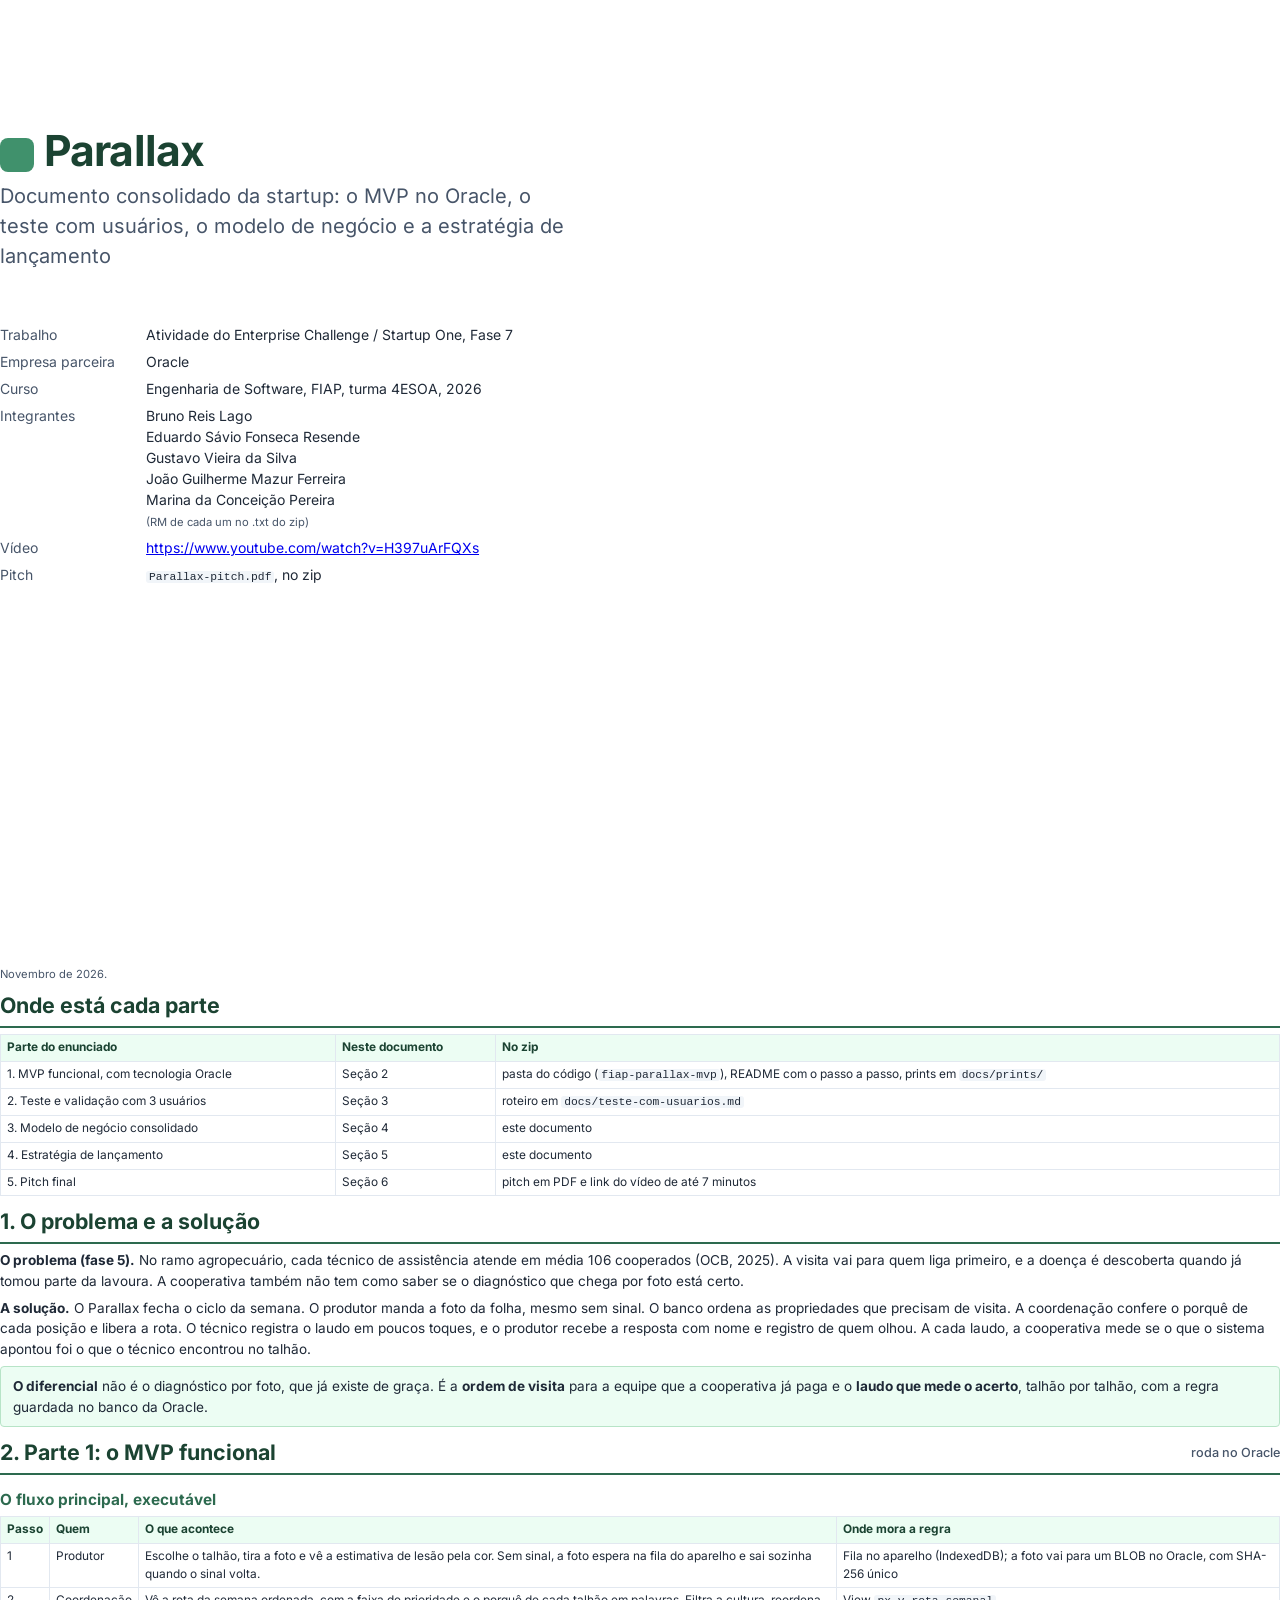
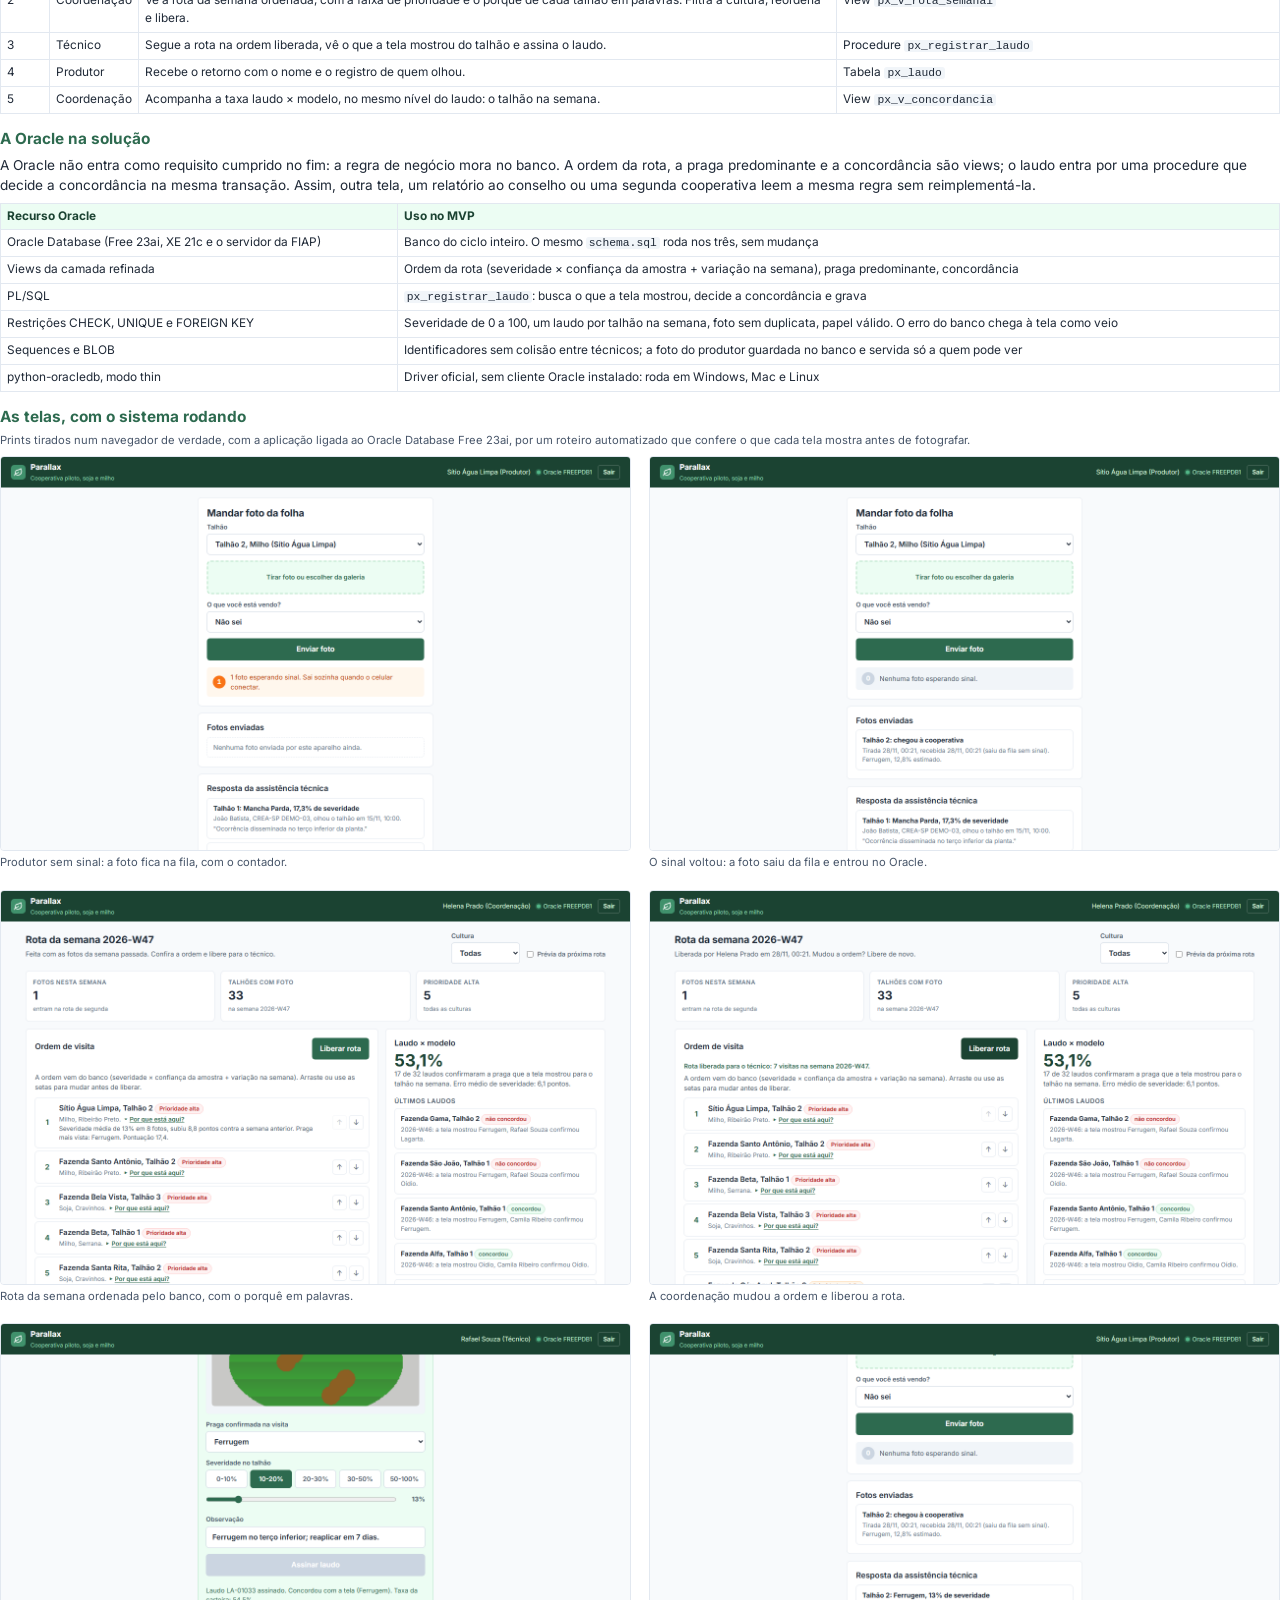
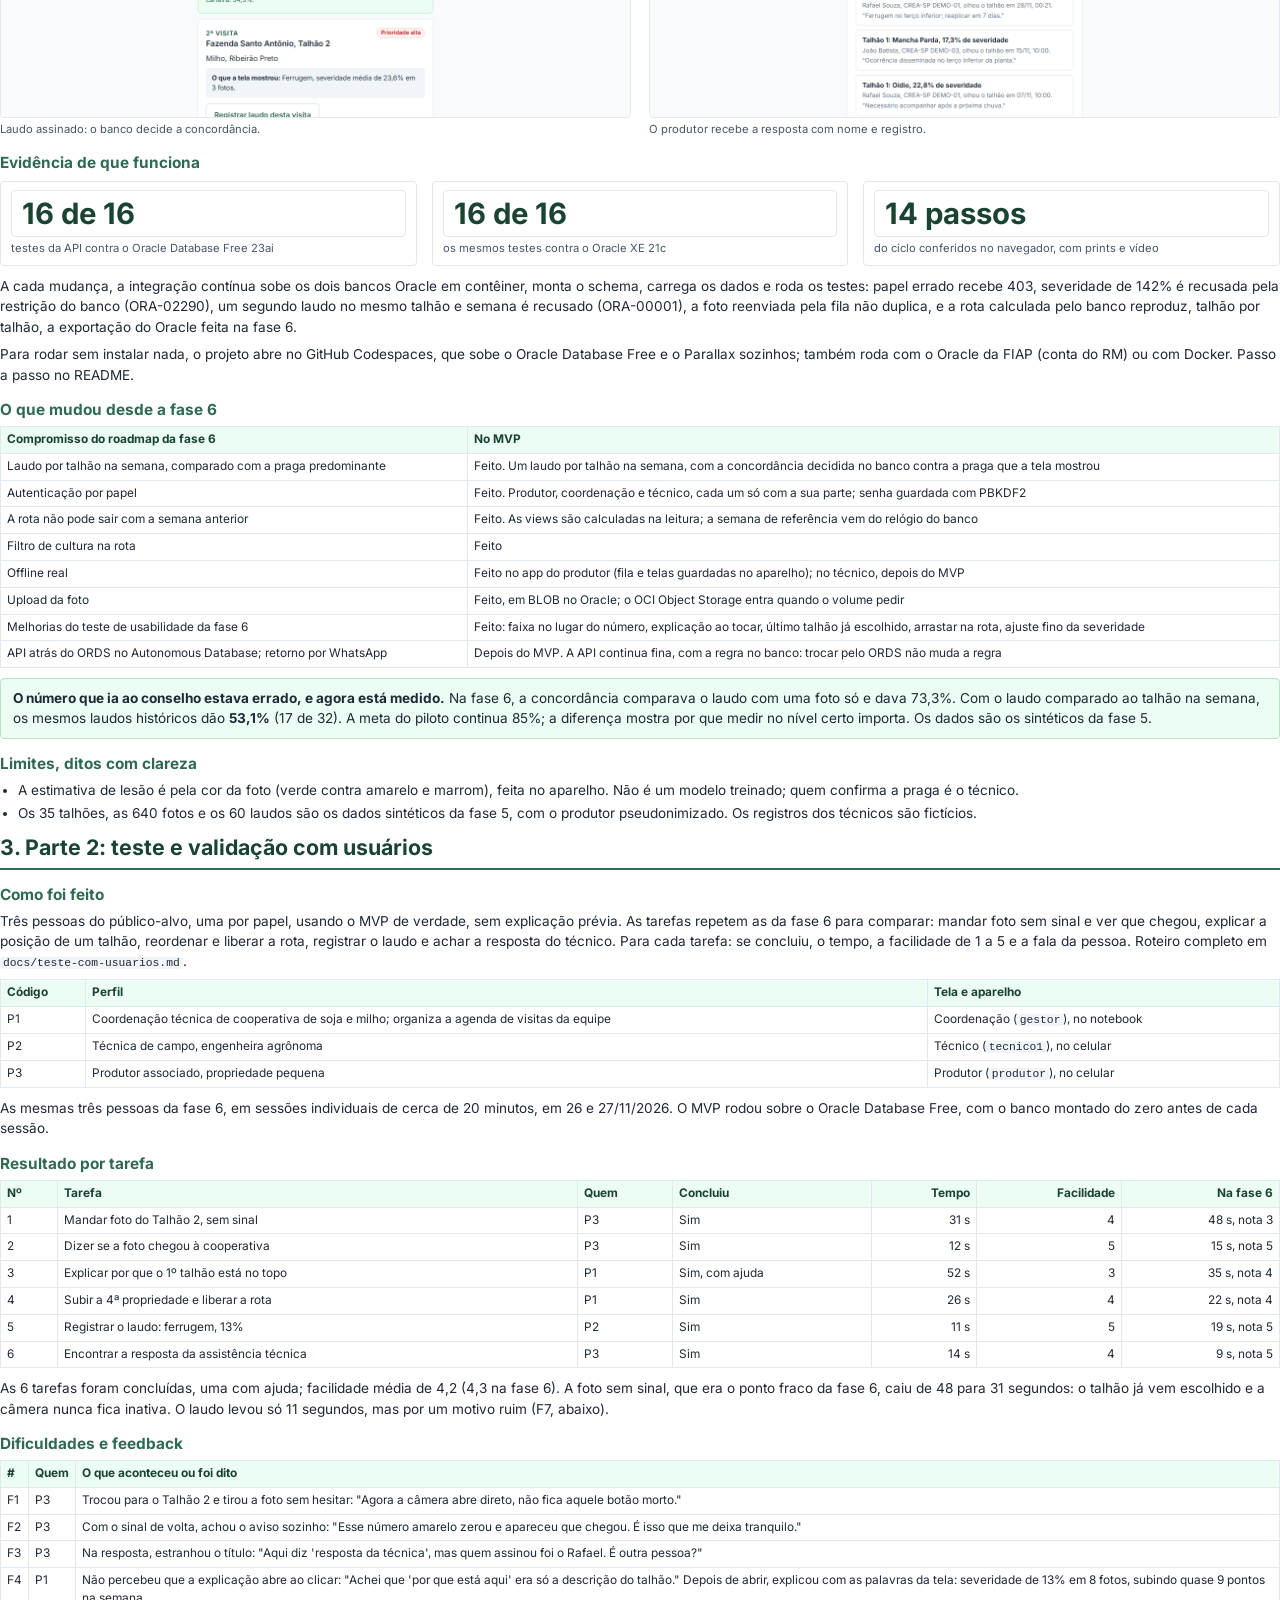
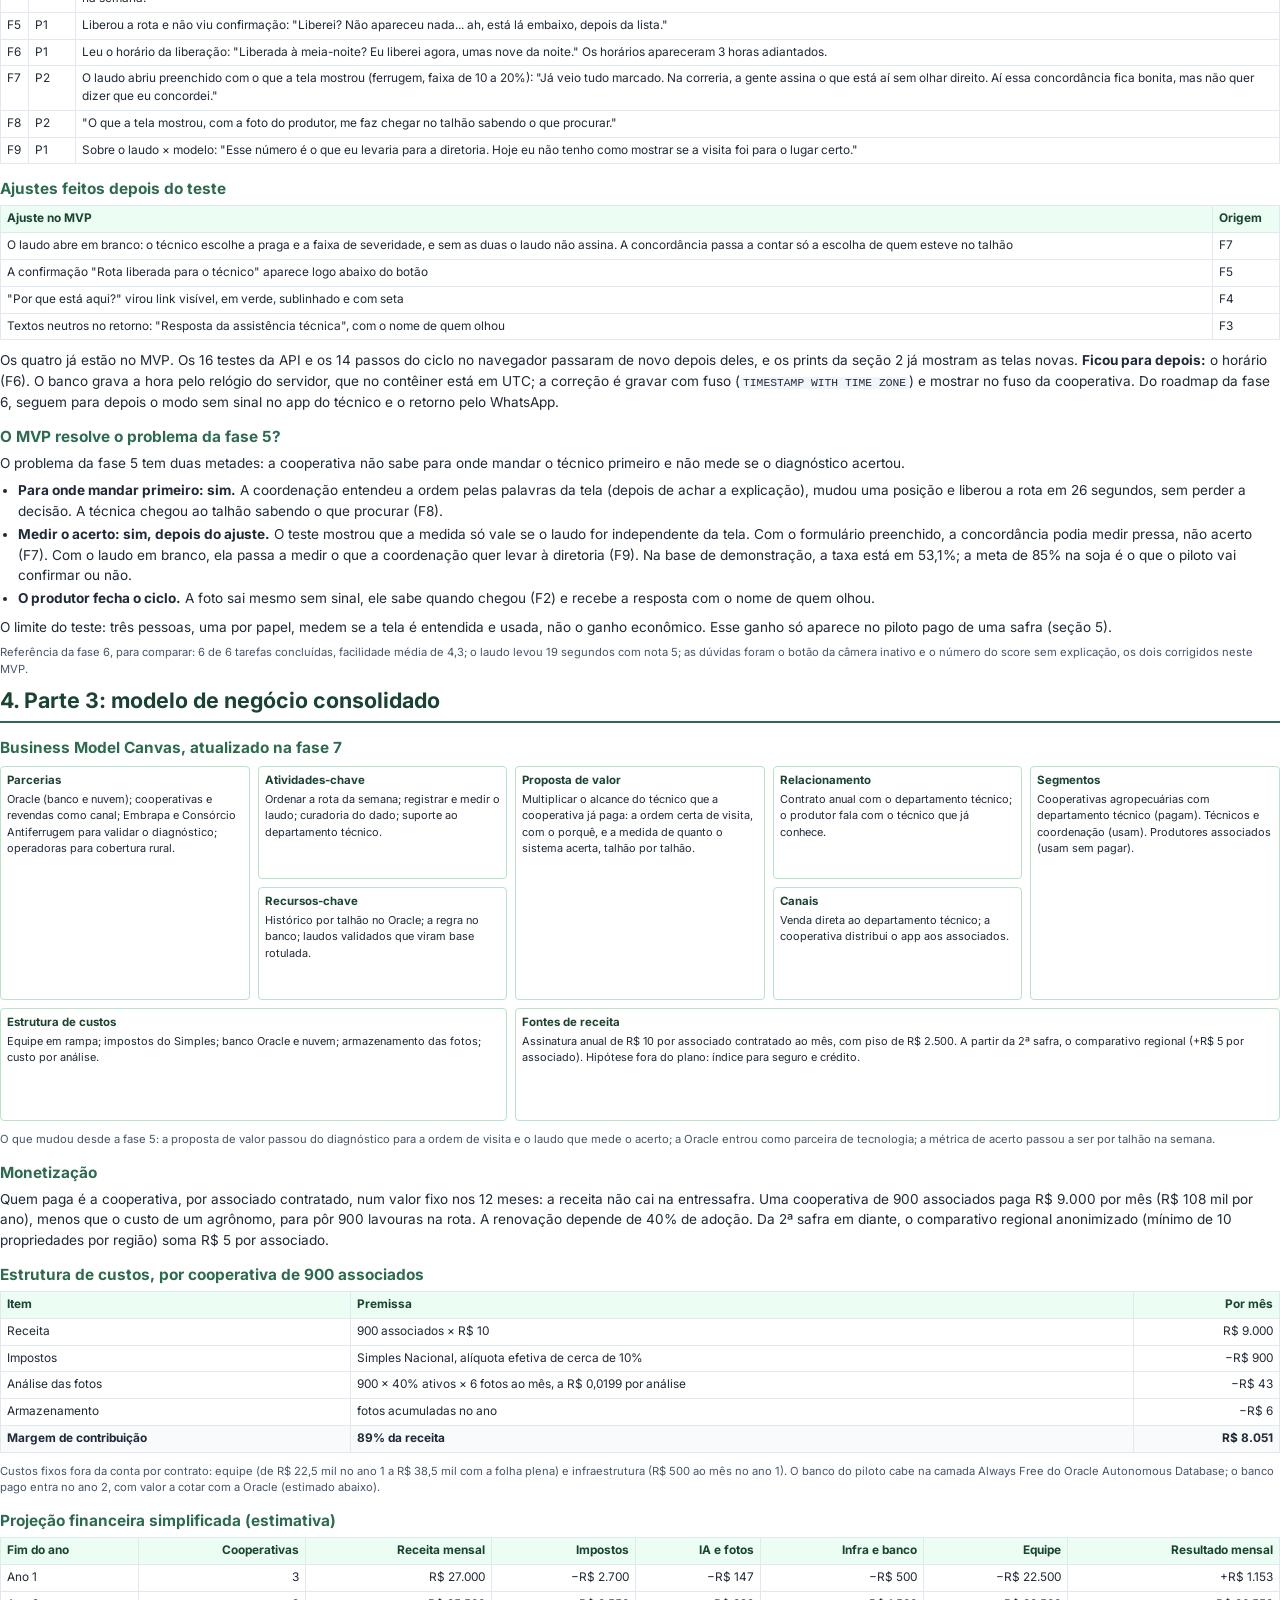
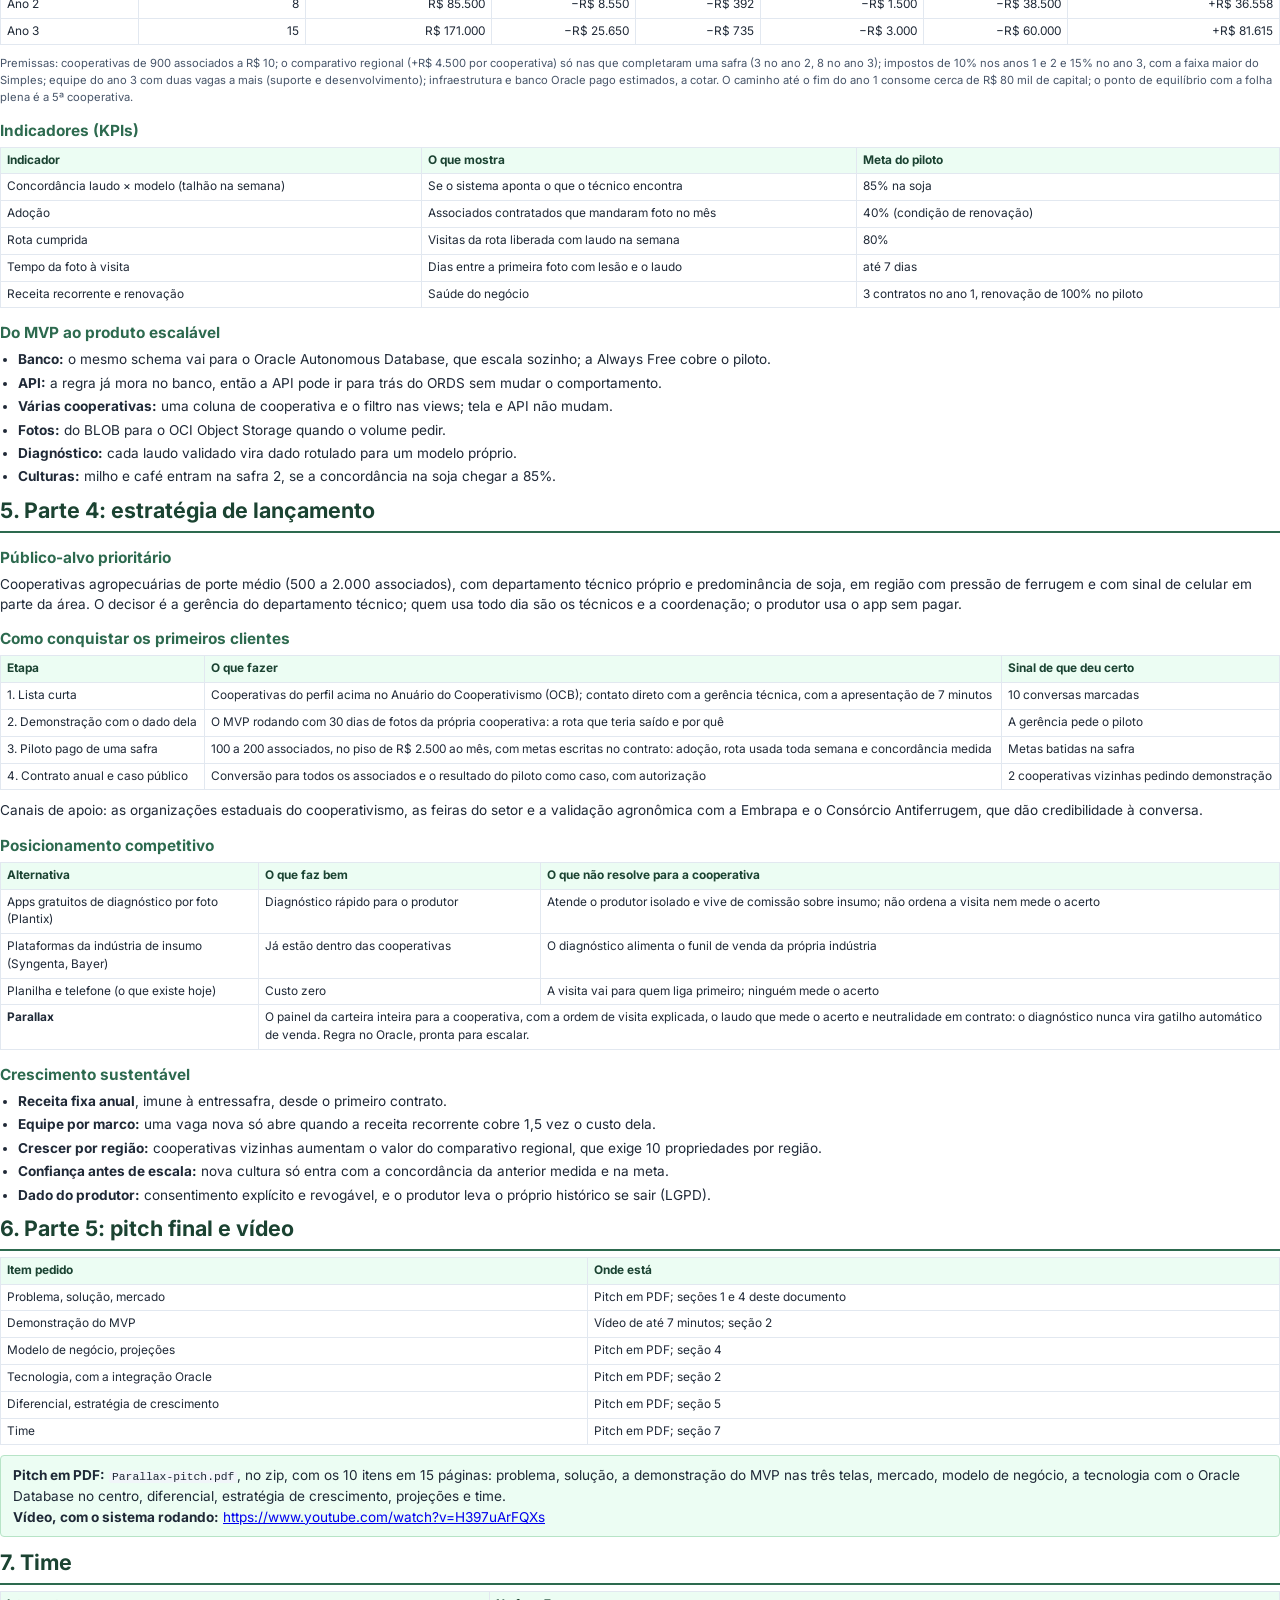
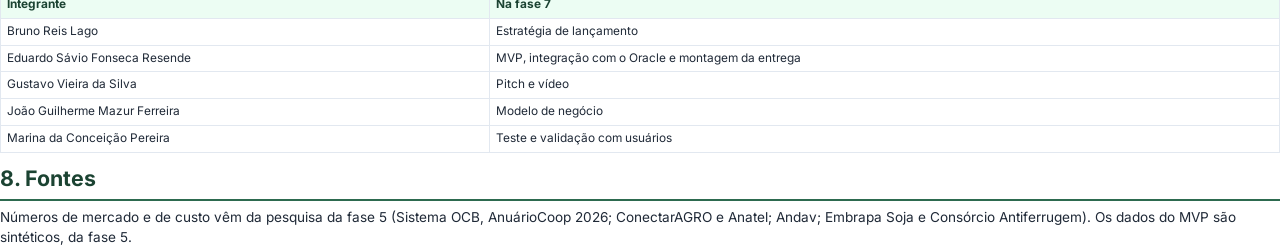
<file: docs/documento/documento.html>
<!doctype html>
<html lang="pt-BR">
<head>
<meta charset="utf-8">
<title>Parallax: documento consolidado da startup</title>
<link rel="stylesheet" href="../../web/fontes-inter/inter.css">
<style>
  @page { size: A4; margin: 16mm 15mm 16mm 15mm; }
  :root { --forest:#1B4332; --forest-2:#2D6A4F; --leaf:#40916C; --leaf-bg:#ECFDF3; --leaf-border:#B7E4C7;
          --tinta:#1F2937; --suave:#475569; --linha:#E2E8F0; --pendente:#fff4c2; --pendente-borda:#c9a400; }
  * { box-sizing: border-box; }
  html { -webkit-print-color-adjust: exact; print-color-adjust: exact; }
  body { margin: 0; background: #fff; color: var(--tinta); font: 10.2pt/1.5 'Inter', 'Helvetica Neue', Arial, sans-serif; }
  h1 { font-size: 32pt; line-height: 1.05; margin: 0 0 8px; color: var(--forest); letter-spacing: -.02em; }
  h2 { font-size: 16pt; margin: 0 0 6px; color: var(--forest); border-bottom: 2px solid var(--forest-2); padding-bottom: 4px; }
  h2 small { float: right; font-size: 9.5pt; font-weight: 500; color: var(--suave); padding-top: 6px; }
  h3 { font-size: 11.5pt; margin: 14px 0 4px; color: var(--forest-2); }
  p { margin: 0 0 7px; }
  ul, ol { margin: 0 0 8px; padding-left: 18px; }
  li { margin-bottom: 3px; }
  code { font-family: Menlo, Consolas, monospace; font-size: 8.5pt; background: #f1f5f9; padding: 0 3px; border-radius: 3px; }
  table { width: 100%; border-collapse: collapse; margin: 4px 0 10px; font-size: 8.9pt; }
  th, td { border: 1px solid var(--linha); padding: 4px 6px; text-align: left; vertical-align: top; }
  th { background: var(--leaf-bg); color: var(--forest); }
  td.n, th.n { text-align: right; white-space: nowrap; }
  tr.total td { font-weight: 700; background: #f8fafc; }
  .pagina { break-before: page; }
  .sem-quebra { break-inside: avoid; }
  figure { margin: 0; break-inside: avoid; }
  figure img { width: 100%; border: 1px solid var(--linha); border-radius: 4px; display: block; }
  figcaption { font-size: 8.4pt; color: var(--suave); margin-top: 3px; }
  .telas { display: grid; grid-template-columns: repeat(2, 1fr); gap: 5mm 5mm; margin: 6px 0 10px; }
  .fonte { font-size: 8.4pt; color: var(--suave); }
  .caixa { background: var(--leaf-bg); border: 1px solid var(--leaf-border); border-radius: 4px; padding: 9px 12px; margin: 6px 0 10px; }
  .pendente { background: var(--pendente); border: 1.5px dashed var(--pendente-borda); border-radius: 4px; padding: 9px 12px; margin: 6px 0 10px; font-weight: 600; }
  .pendente-inline { background: var(--pendente); border: 1px dashed var(--pendente-borda); border-radius: 3px; padding: 0 5px; font-weight: 600; }
  .numero { font: 700 22pt/1 'Inter', sans-serif; color: var(--forest); }
  .tres { display: grid; grid-template-columns: repeat(3, 1fr); gap: 4mm; margin: 6px 0 10px; }
  .tres div { border: 1px solid var(--linha); border-radius: 4px; padding: 8px 10px; }
  .tres span { display: block; font-size: 8.4pt; color: var(--suave); margin-top: 3px; }
  .capa { height: 262mm; display: flex; flex-direction: column; justify-content: space-between; }
  .capa .topo { margin-top: 34mm; }
  .capa .sub { font-size: 15pt; color: var(--suave); margin-bottom: 14mm; max-width: 150mm; }
  .capa dl { display: grid; grid-template-columns: 36mm 1fr; gap: 6px 10px; margin: 0; font-size: 10.5pt; }
  .capa dt { color: var(--suave); }
  .capa dd { margin: 0; }
  .marca { display: flex; align-items: center; gap: 10px; }
  .marca i { width: 34px; height: 34px; border-radius: 8px; background: var(--leaf); display: inline-block; }
  .canvas { display: grid; grid-template-columns: repeat(5, 1fr); grid-auto-rows: minmax(30mm, auto); gap: 2mm; font-size: 8.2pt; margin: 6px 0 10px; }
  .canvas div { border: 1px solid var(--leaf-border); border-radius: 4px; padding: 5px 6px; }
  .canvas b { display: block; color: var(--forest); font-size: 8.6pt; margin-bottom: 2px; }
  .canvas .alto { grid-row: span 2; }
  .canvas .largo { grid-column: span 5; }
  .canvas .meio { grid-column: span 2; }
  .canvas .meio3 { grid-column: span 3; }
</style>
</head>
<body>

<!-- CAPA -->
<section class="capa">
  <div class="topo">
    <div class="marca"><i></i><h1>Parallax</h1></div>
    <div class="sub">Documento consolidado da startup: o MVP no Oracle, o teste com usuários, o modelo de negócio e a estratégia de lançamento</div>
    <dl>
      <dt>Trabalho</dt><dd>Atividade do Enterprise Challenge / Startup One, Fase 7</dd>
      <dt>Empresa parceira</dt><dd>Oracle</dd>
      <dt>Curso</dt><dd>Engenharia de Software, FIAP, turma 4ESOA, 2026</dd>
      <dt>Integrantes</dt><dd>Bruno Reis Lago<br>Eduardo Sávio Fonseca Resende<br>Gustavo Vieira da Silva<br>João Guilherme Mazur Ferreira<br>Marina da Conceição Pereira<br><span class="fonte">(RM de cada um no .txt do zip)</span></dd>
      <dt>Vídeo</dt><dd><a href="https://www.youtube.com/watch?v=H397uArFQXs">https://www.youtube.com/watch?v=H397uArFQXs</a></dd>
      <dt>Pitch</dt><dd><code>Parallax-pitch.pdf</code>, no zip</dd>
    </dl>
  </div>
  <p class="fonte">Novembro de 2026.</p>
</section>

<!-- MAPA -->
<section class="pagina">
  <h2>Onde está cada parte</h2>
  <table>
    <tr><th>Parte do enunciado</th><th>Neste documento</th><th>No zip</th></tr>
    <tr><td>1. MVP funcional, com tecnologia Oracle</td><td>Seção 2</td><td>pasta do código (<code>fiap-parallax-mvp</code>), README com o passo a passo, prints em <code>docs/prints/</code></td></tr>
    <tr><td>2. Teste e validação com 3 usuários</td><td>Seção 3</td><td>roteiro em <code>docs/teste-com-usuarios.md</code></td></tr>
    <tr><td>3. Modelo de negócio consolidado</td><td>Seção 4</td><td>este documento</td></tr>
    <tr><td>4. Estratégia de lançamento</td><td>Seção 5</td><td>este documento</td></tr>
    <tr><td>5. Pitch final</td><td>Seção 6</td><td>pitch em PDF e link do vídeo de até 7 minutos</td></tr>
  </table>

  <h2>1. O problema e a solução</h2>
  <p><b>O problema (fase 5).</b> No ramo agropecuário, cada técnico de assistência atende em média 106 cooperados (OCB, 2025). A visita vai para quem liga primeiro, e a doença é descoberta quando já tomou parte da lavoura. A cooperativa também não tem como saber se o diagnóstico que chega por foto está certo.</p>
  <p><b>A solução.</b> O Parallax fecha o ciclo da semana. O produtor manda a foto da folha, mesmo sem sinal. O banco ordena as propriedades que precisam de visita. A coordenação confere o porquê de cada posição e libera a rota. O técnico registra o laudo em poucos toques, e o produtor recebe a resposta com nome e registro de quem olhou. A cada laudo, a cooperativa mede se o que o sistema apontou foi o que o técnico encontrou no talhão.</p>
  <div class="caixa"><b>O diferencial</b> não é o diagnóstico por foto, que já existe de graça. É a <b>ordem de visita</b> para a equipe que a cooperativa já paga e o <b>laudo que mede o acerto</b>, talhão por talhão, com a regra guardada no banco da Oracle.</div>
</section>

<!-- PARTE 1 -->
<section class="pagina">
  <h2>2. Parte 1: o MVP funcional <small>roda no Oracle</small></h2>
  <h3>O fluxo principal, executável</h3>
  <table>
    <tr><th>Passo</th><th>Quem</th><th>O que acontece</th><th>Onde mora a regra</th></tr>
    <tr><td>1</td><td>Produtor</td><td>Escolhe o talhão, tira a foto e vê a estimativa de lesão pela cor. Sem sinal, a foto espera na fila do aparelho e sai sozinha quando o sinal volta.</td><td>Fila no aparelho (IndexedDB); a foto vai para um BLOB no Oracle, com SHA-256 único</td></tr>
    <tr><td>2</td><td>Coordenação</td><td>Vê a rota da semana ordenada, com a faixa de prioridade e o porquê de cada talhão em palavras. Filtra a cultura, reordena e libera.</td><td>View <code>px_v_rota_semanal</code></td></tr>
    <tr><td>3</td><td>Técnico</td><td>Segue a rota na ordem liberada, vê o que a tela mostrou do talhão e assina o laudo.</td><td>Procedure <code>px_registrar_laudo</code></td></tr>
    <tr><td>4</td><td>Produtor</td><td>Recebe o retorno com o nome e o registro de quem olhou.</td><td>Tabela <code>px_laudo</code></td></tr>
    <tr><td>5</td><td>Coordenação</td><td>Acompanha a taxa laudo × modelo, no mesmo nível do laudo: o talhão na semana.</td><td>View <code>px_v_concordancia</code></td></tr>
  </table>

  <h3>A Oracle na solução</h3>
  <p>A Oracle não entra como requisito cumprido no fim: a regra de negócio mora no banco. A ordem da rota, a praga predominante e a concordância são views; o laudo entra por uma procedure que decide a concordância na mesma transação. Assim, outra tela, um relatório ao conselho ou uma segunda cooperativa leem a mesma regra sem reimplementá-la.</p>
  <table>
    <tr><th>Recurso Oracle</th><th>Uso no MVP</th></tr>
    <tr><td>Oracle Database (Free 23ai, XE 21c e o servidor da FIAP)</td><td>Banco do ciclo inteiro. O mesmo <code>schema.sql</code> roda nos três, sem mudança</td></tr>
    <tr><td>Views da camada refinada</td><td>Ordem da rota (severidade × confiança da amostra + variação na semana), praga predominante, concordância</td></tr>
    <tr><td>PL/SQL</td><td><code>px_registrar_laudo</code>: busca o que a tela mostrou, decide a concordância e grava</td></tr>
    <tr><td>Restrições CHECK, UNIQUE e FOREIGN KEY</td><td>Severidade de 0 a 100, um laudo por talhão na semana, foto sem duplicata, papel válido. O erro do banco chega à tela como veio</td></tr>
    <tr><td>Sequences e BLOB</td><td>Identificadores sem colisão entre técnicos; a foto do produtor guardada no banco e servida só a quem pode ver</td></tr>
    <tr><td>python-oracledb, modo thin</td><td>Driver oficial, sem cliente Oracle instalado: roda em Windows, Mac e Linux</td></tr>
  </table>
</section>

<section class="pagina">
  <h3>As telas, com o sistema rodando</h3>
  <p class="fonte">Prints tirados num navegador de verdade, com a aplicação ligada ao Oracle Database Free 23ai, por um roteiro automatizado que confere o que cada tela mostra antes de fotografar.</p>
  <div class="telas">
    <figure><img src="../prints/03-produtor-sem-sinal.png" alt=""><figcaption>Produtor sem sinal: a foto fica na fila, com o contador.</figcaption></figure>
    <figure><img src="../prints/04-produtor-foto-chegou.png" alt=""><figcaption>O sinal voltou: a foto saiu da fila e entrou no Oracle.</figcaption></figure>
    <figure><img src="../prints/06-gestor-por-que.png" alt=""><figcaption>Rota da semana ordenada pelo banco, com o porquê em palavras.</figcaption></figure>
    <figure><img src="../prints/08-gestor-rota-liberada.png" alt=""><figcaption>A coordenação mudou a ordem e liberou a rota.</figcaption></figure>
    <figure><img src="../prints/11-tecnico-laudo.png" alt=""><figcaption>Laudo assinado: o banco decide a concordância.</figcaption></figure>
    <figure><img src="../prints/12-produtor-retorno.png" alt=""><figcaption>O produtor recebe a resposta com nome e registro.</figcaption></figure>
  </div>
</section>

<section class="pagina">
  <h3>Evidência de que funciona</h3>
  <div class="tres">
    <div><div class="numero">16 de 16</div><span>testes da API contra o Oracle Database Free 23ai</span></div>
    <div><div class="numero">16 de 16</div><span>os mesmos testes contra o Oracle XE 21c</span></div>
    <div><div class="numero">14 passos</div><span>do ciclo conferidos no navegador, com prints e vídeo</span></div>
  </div>
  <p>A cada mudança, a integração contínua sobe os dois bancos Oracle em contêiner, monta o schema, carrega os dados e roda os testes: papel errado recebe 403, severidade de 142% é recusada pela restrição do banco (ORA-02290), um segundo laudo no mesmo talhão e semana é recusado (ORA-00001), a foto reenviada pela fila não duplica, e a rota calculada pelo banco reproduz, talhão por talhão, a exportação do Oracle feita na fase 6.</p>
  <p>Para rodar sem instalar nada, o projeto abre no GitHub Codespaces, que sobe o Oracle Database Free e o Parallax sozinhos; também roda com o Oracle da FIAP (conta do RM) ou com Docker. Passo a passo no README.</p>

  <h3>O que mudou desde a fase 6</h3>
  <table>
    <tr><th>Compromisso do roadmap da fase 6</th><th>No MVP</th></tr>
    <tr><td>Laudo por talhão na semana, comparado com a praga predominante</td><td>Feito. Um laudo por talhão na semana, com a concordância decidida no banco contra a praga que a tela mostrou</td></tr>
    <tr><td>Autenticação por papel</td><td>Feito. Produtor, coordenação e técnico, cada um só com a sua parte; senha guardada com PBKDF2</td></tr>
    <tr><td>A rota não pode sair com a semana anterior</td><td>Feito. As views são calculadas na leitura; a semana de referência vem do relógio do banco</td></tr>
    <tr><td>Filtro de cultura na rota</td><td>Feito</td></tr>
    <tr><td>Offline real</td><td>Feito no app do produtor (fila e telas guardadas no aparelho); no técnico, depois do MVP</td></tr>
    <tr><td>Upload da foto</td><td>Feito, em BLOB no Oracle; o OCI Object Storage entra quando o volume pedir</td></tr>
    <tr><td>Melhorias do teste de usabilidade da fase 6</td><td>Feito: faixa no lugar do número, explicação ao tocar, último talhão já escolhido, arrastar na rota, ajuste fino da severidade</td></tr>
    <tr><td>API atrás do ORDS no Autonomous Database; retorno por WhatsApp</td><td>Depois do MVP. A API continua fina, com a regra no banco: trocar pelo ORDS não muda a regra</td></tr>
  </table>
  <div class="caixa"><b>O número que ia ao conselho estava errado, e agora está medido.</b> Na fase 6, a concordância comparava o laudo com uma foto só e dava 73,3%. Com o laudo comparado ao talhão na semana, os mesmos laudos históricos dão <b>53,1%</b> (17 de 32). A meta do piloto continua 85%; a diferença mostra por que medir no nível certo importa. Os dados são os sintéticos da fase 5.</div>

  <h3>Limites, ditos com clareza</h3>
  <ul>
    <li>A estimativa de lesão é pela cor da foto (verde contra amarelo e marrom), feita no aparelho. Não é um modelo treinado; quem confirma a praga é o técnico.</li>
    <li>Os 35 talhões, as 640 fotos e os 60 laudos são os dados sintéticos da fase 5, com o produtor pseudonimizado. Os registros dos técnicos são fictícios.</li>
  </ul>
</section>

<!-- PARTE 2 -->
<section class="pagina">
  <h2>3. Parte 2: teste e validação com usuários</h2>
  <h3>Como foi feito</h3>
  <p>Três pessoas do público-alvo, uma por papel, usando o MVP de verdade, sem explicação prévia. As tarefas repetem as da fase 6 para comparar: mandar foto sem sinal e ver que chegou, explicar a posição de um talhão, reordenar e liberar a rota, registrar o laudo e achar a resposta do técnico. Para cada tarefa: se concluiu, o tempo, a facilidade de 1 a 5 e a fala da pessoa. Roteiro completo em <code>docs/teste-com-usuarios.md</code>.</p>
  <table>
    <tr><th>Código</th><th>Perfil</th><th>Tela e aparelho</th></tr>
    <tr><td>P1</td><td>Coordenação técnica de cooperativa de soja e milho; organiza a agenda de visitas da equipe</td><td>Coordenação (<code>gestor</code>), no notebook</td></tr>
    <tr><td>P2</td><td>Técnica de campo, engenheira agrônoma</td><td>Técnico (<code>tecnico1</code>), no celular</td></tr>
    <tr><td>P3</td><td>Produtor associado, propriedade pequena</td><td>Produtor (<code>produtor</code>), no celular</td></tr>
  </table>
  <p>As mesmas três pessoas da fase 6, em sessões individuais de cerca de 20 minutos, em 26 e 27/11/2026. O MVP rodou sobre o Oracle Database Free, com o banco montado do zero antes de cada sessão.</p>

  <h3>Resultado por tarefa</h3>
  <table>
    <tr><th>Nº</th><th>Tarefa</th><th>Quem</th><th>Concluiu</th><th class="n">Tempo</th><th class="n">Facilidade</th><th class="n">Na fase 6</th></tr>
    <tr><td>1</td><td>Mandar foto do Talhão 2, sem sinal</td><td>P3</td><td>Sim</td><td class="n">31 s</td><td class="n">4</td><td class="n">48 s, nota 3</td></tr>
    <tr><td>2</td><td>Dizer se a foto chegou à cooperativa</td><td>P3</td><td>Sim</td><td class="n">12 s</td><td class="n">5</td><td class="n">15 s, nota 5</td></tr>
    <tr><td>3</td><td>Explicar por que o 1º talhão está no topo</td><td>P1</td><td>Sim, com ajuda</td><td class="n">52 s</td><td class="n">3</td><td class="n">35 s, nota 4</td></tr>
    <tr><td>4</td><td>Subir a 4ª propriedade e liberar a rota</td><td>P1</td><td>Sim</td><td class="n">26 s</td><td class="n">4</td><td class="n">22 s, nota 4</td></tr>
    <tr><td>5</td><td>Registrar o laudo: ferrugem, 13%</td><td>P2</td><td>Sim</td><td class="n">11 s</td><td class="n">5</td><td class="n">19 s, nota 5</td></tr>
    <tr><td>6</td><td>Encontrar a resposta da assistência técnica</td><td>P3</td><td>Sim</td><td class="n">14 s</td><td class="n">4</td><td class="n">9 s, nota 5</td></tr>
  </table>
  <p>As 6 tarefas foram concluídas, uma com ajuda; facilidade média de 4,2 (4,3 na fase 6). A foto sem sinal, que era o ponto fraco da fase 6, caiu de 48 para 31 segundos: o talhão já vem escolhido e a câmera nunca fica inativa. O laudo levou só 11 segundos, mas por um motivo ruim (F7, abaixo).</p>

  <h3>Dificuldades e feedback</h3>
  <table>
    <tr><th>#</th><th>Quem</th><th>O que aconteceu ou foi dito</th></tr>
    <tr><td>F1</td><td>P3</td><td>Trocou para o Talhão 2 e tirou a foto sem hesitar: "Agora a câmera abre direto, não fica aquele botão morto."</td></tr>
    <tr><td>F2</td><td>P3</td><td>Com o sinal de volta, achou o aviso sozinho: "Esse número amarelo zerou e apareceu que chegou. É isso que me deixa tranquilo."</td></tr>
    <tr><td>F3</td><td>P3</td><td>Na resposta, estranhou o título: "Aqui diz 'resposta da técnica', mas quem assinou foi o Rafael. É outra pessoa?"</td></tr>
    <tr><td>F4</td><td>P1</td><td>Não percebeu que a explicação abre ao clicar: "Achei que 'por que está aqui' era só a descrição do talhão." Depois de abrir, explicou com as palavras da tela: severidade de 13% em 8 fotos, subindo quase 9 pontos na semana.</td></tr>
    <tr><td>F5</td><td>P1</td><td>Liberou a rota e não viu confirmação: "Liberei? Não apareceu nada... ah, está lá embaixo, depois da lista."</td></tr>
    <tr><td>F6</td><td>P1</td><td>Leu o horário da liberação: "Liberada à meia-noite? Eu liberei agora, umas nove da noite." Os horários apareceram 3 horas adiantados.</td></tr>
    <tr><td>F7</td><td>P2</td><td>O laudo abriu preenchido com o que a tela mostrou (ferrugem, faixa de 10 a 20%): "Já veio tudo marcado. Na correria, a gente assina o que está aí sem olhar direito. Aí essa concordância fica bonita, mas não quer dizer que eu concordei."</td></tr>
    <tr><td>F8</td><td>P2</td><td>"O que a tela mostrou, com a foto do produtor, me faz chegar no talhão sabendo o que procurar."</td></tr>
    <tr><td>F9</td><td>P1</td><td>Sobre o laudo × modelo: "Esse número é o que eu levaria para a diretoria. Hoje eu não tenho como mostrar se a visita foi para o lugar certo."</td></tr>
  </table>

  <h3>Ajustes feitos depois do teste</h3>
  <table>
    <tr><th>Ajuste no MVP</th><th>Origem</th></tr>
    <tr><td>O laudo abre em branco: o técnico escolhe a praga e a faixa de severidade, e sem as duas o laudo não assina. A concordância passa a contar só a escolha de quem esteve no talhão</td><td>F7</td></tr>
    <tr><td>A confirmação "Rota liberada para o técnico" aparece logo abaixo do botão</td><td>F5</td></tr>
    <tr><td>"Por que está aqui?" virou link visível, em verde, sublinhado e com seta</td><td>F4</td></tr>
    <tr><td>Textos neutros no retorno: "Resposta da assistência técnica", com o nome de quem olhou</td><td>F3</td></tr>
  </table>
  <p>Os quatro já estão no MVP. Os 16 testes da API e os 14 passos do ciclo no navegador passaram de novo depois deles, e os prints da seção 2 já mostram as telas novas. <b>Ficou para depois:</b> o horário (F6). O banco grava a hora pelo relógio do servidor, que no contêiner está em UTC; a correção é gravar com fuso (<code>TIMESTAMP WITH TIME ZONE</code>) e mostrar no fuso da cooperativa. Do roadmap da fase 6, seguem para depois o modo sem sinal no app do técnico e o retorno pelo WhatsApp.</p>

  <h3>O MVP resolve o problema da fase 5?</h3>
  <p>O problema da fase 5 tem duas metades: a cooperativa não sabe para onde mandar o técnico primeiro e não mede se o diagnóstico acertou.</p>
  <ul>
    <li><b>Para onde mandar primeiro: sim.</b> A coordenação entendeu a ordem pelas palavras da tela (depois de achar a explicação), mudou uma posição e liberou a rota em 26 segundos, sem perder a decisão. A técnica chegou ao talhão sabendo o que procurar (F8).</li>
    <li><b>Medir o acerto: sim, depois do ajuste.</b> O teste mostrou que a medida só vale se o laudo for independente da tela. Com o formulário preenchido, a concordância podia medir pressa, não acerto (F7). Com o laudo em branco, ela passa a medir o que a coordenação quer levar à diretoria (F9). Na base de demonstração, a taxa está em 53,1%; a meta de 85% na soja é o que o piloto vai confirmar ou não.</li>
    <li><b>O produtor fecha o ciclo.</b> A foto sai mesmo sem sinal, ele sabe quando chegou (F2) e recebe a resposta com o nome de quem olhou.</li>
  </ul>
  <p>O limite do teste: três pessoas, uma por papel, medem se a tela é entendida e usada, não o ganho econômico. Esse ganho só aparece no piloto pago de uma safra (seção 5).</p>
  <p class="fonte">Referência da fase 6, para comparar: 6 de 6 tarefas concluídas, facilidade média de 4,3; o laudo levou 19 segundos com nota 5; as dúvidas foram o botão da câmera inativo e o número do score sem explicação, os dois corrigidos neste MVP.</p>
</section>

<!-- PARTE 3 -->
<section class="pagina">
  <h2>4. Parte 3: modelo de negócio consolidado</h2>
  <h3>Business Model Canvas, atualizado na fase 7</h3>
  <div class="canvas">
    <div class="alto"><b>Parcerias</b>Oracle (banco e nuvem); cooperativas e revendas como canal; Embrapa e Consórcio Antiferrugem para validar o diagnóstico; operadoras para cobertura rural.</div>
    <div><b>Atividades-chave</b>Ordenar a rota da semana; registrar e medir o laudo; curadoria do dado; suporte ao departamento técnico.</div>
    <div class="alto"><b>Proposta de valor</b>Multiplicar o alcance do técnico que a cooperativa já paga: a ordem certa de visita, com o porquê, e a medida de quanto o sistema acerta, talhão por talhão.</div>
    <div><b>Relacionamento</b>Contrato anual com o departamento técnico; o produtor fala com o técnico que já conhece.</div>
    <div class="alto"><b>Segmentos</b>Cooperativas agropecuárias com departamento técnico (pagam). Técnicos e coordenação (usam). Produtores associados (usam sem pagar).</div>
    <div><b>Recursos-chave</b>Histórico por talhão no Oracle; a regra no banco; laudos validados que viram base rotulada.</div>
    <div><b>Canais</b>Venda direta ao departamento técnico; a cooperativa distribui o app aos associados.</div>
    <div class="meio"><b>Estrutura de custos</b>Equipe em rampa; impostos do Simples; banco Oracle e nuvem; armazenamento das fotos; custo por análise.</div>
    <div class="meio3"><b>Fontes de receita</b>Assinatura anual de R$ 10 por associado contratado ao mês, com piso de R$ 2.500. A partir da 2ª safra, o comparativo regional (+R$ 5 por associado). Hipótese fora do plano: índice para seguro e crédito.</div>
  </div>
  <p class="fonte">O que mudou desde a fase 5: a proposta de valor passou do diagnóstico para a ordem de visita e o laudo que mede o acerto; a Oracle entrou como parceira de tecnologia; a métrica de acerto passou a ser por talhão na semana.</p>

  <h3>Monetização</h3>
  <p>Quem paga é a cooperativa, por associado contratado, num valor fixo nos 12 meses: a receita não cai na entressafra. Uma cooperativa de 900 associados paga R$ 9.000 por mês (R$ 108 mil por ano), menos que o custo de um agrônomo, para pôr 900 lavouras na rota. A renovação depende de 40% de adoção. Da 2ª safra em diante, o comparativo regional anonimizado (mínimo de 10 propriedades por região) soma R$ 5 por associado.</p>

  <h3>Estrutura de custos, por cooperativa de 900 associados</h3>
  <table>
    <tr><th>Item</th><th>Premissa</th><th class="n">Por mês</th></tr>
    <tr><td>Receita</td><td>900 associados × R$ 10</td><td class="n">R$ 9.000</td></tr>
    <tr><td>Impostos</td><td>Simples Nacional, alíquota efetiva de cerca de 10%</td><td class="n">−R$ 900</td></tr>
    <tr><td>Análise das fotos</td><td>900 × 40% ativos × 6 fotos ao mês, a R$ 0,0199 por análise</td><td class="n">−R$ 43</td></tr>
    <tr><td>Armazenamento</td><td>fotos acumuladas no ano</td><td class="n">−R$ 6</td></tr>
    <tr class="total"><td>Margem de contribuição</td><td>89% da receita</td><td class="n">R$ 8.051</td></tr>
  </table>
  <p class="fonte">Custos fixos fora da conta por contrato: equipe (de R$ 22,5 mil no ano 1 a R$ 38,5 mil com a folha plena) e infraestrutura (R$ 500 ao mês no ano 1). O banco do piloto cabe na camada Always Free do Oracle Autonomous Database; o banco pago entra no ano 2, com valor a cotar com a Oracle (estimado abaixo).</p>
</section>

<section class="pagina">
  <h3>Projeção financeira simplificada (estimativa)</h3>
  <table>
    <tr><th>Fim do ano</th><th class="n">Cooperativas</th><th class="n">Receita mensal</th><th class="n">Impostos</th><th class="n">IA e fotos</th><th class="n">Infra e banco</th><th class="n">Equipe</th><th class="n">Resultado mensal</th></tr>
    <tr><td>Ano 1</td><td class="n">3</td><td class="n">R$ 27.000</td><td class="n">−R$ 2.700</td><td class="n">−R$ 147</td><td class="n">−R$ 500</td><td class="n">−R$ 22.500</td><td class="n">+R$ 1.153</td></tr>
    <tr><td>Ano 2</td><td class="n">8</td><td class="n">R$ 85.500</td><td class="n">−R$ 8.550</td><td class="n">−R$ 392</td><td class="n">−R$ 1.500</td><td class="n">−R$ 38.500</td><td class="n">+R$ 36.558</td></tr>
    <tr><td>Ano 3</td><td class="n">15</td><td class="n">R$ 171.000</td><td class="n">−R$ 25.650</td><td class="n">−R$ 735</td><td class="n">−R$ 3.000</td><td class="n">−R$ 60.000</td><td class="n">+R$ 81.615</td></tr>
  </table>
  <p class="fonte">Premissas: cooperativas de 900 associados a R$ 10; o comparativo regional (+R$ 4.500 por cooperativa) só nas que completaram uma safra (3 no ano 2, 8 no ano 3); impostos de 10% nos anos 1 e 2 e 15% no ano 3, com a faixa maior do Simples; equipe do ano 3 com duas vagas a mais (suporte e desenvolvimento); infraestrutura e banco Oracle pago estimados, a cotar. O caminho até o fim do ano 1 consome cerca de R$ 80 mil de capital; o ponto de equilíbrio com a folha plena é a 5ª cooperativa.</p>

  <h3>Indicadores (KPIs)</h3>
  <table>
    <tr><th>Indicador</th><th>O que mostra</th><th>Meta do piloto</th></tr>
    <tr><td>Concordância laudo × modelo (talhão na semana)</td><td>Se o sistema aponta o que o técnico encontra</td><td>85% na soja</td></tr>
    <tr><td>Adoção</td><td>Associados contratados que mandaram foto no mês</td><td>40% (condição de renovação)</td></tr>
    <tr><td>Rota cumprida</td><td>Visitas da rota liberada com laudo na semana</td><td>80%</td></tr>
    <tr><td>Tempo da foto à visita</td><td>Dias entre a primeira foto com lesão e o laudo</td><td>até 7 dias</td></tr>
    <tr><td>Receita recorrente e renovação</td><td>Saúde do negócio</td><td>3 contratos no ano 1, renovação de 100% no piloto</td></tr>
  </table>

  <h3>Do MVP ao produto escalável</h3>
  <ul>
    <li><b>Banco:</b> o mesmo schema vai para o Oracle Autonomous Database, que escala sozinho; a Always Free cobre o piloto.</li>
    <li><b>API:</b> a regra já mora no banco, então a API pode ir para trás do ORDS sem mudar o comportamento.</li>
    <li><b>Várias cooperativas:</b> uma coluna de cooperativa e o filtro nas views; tela e API não mudam.</li>
    <li><b>Fotos:</b> do BLOB para o OCI Object Storage quando o volume pedir.</li>
    <li><b>Diagnóstico:</b> cada laudo validado vira dado rotulado para um modelo próprio.</li>
    <li><b>Culturas:</b> milho e café entram na safra 2, se a concordância na soja chegar a 85%.</li>
  </ul>
</section>

<!-- PARTE 4 -->
<section class="pagina">
  <h2>5. Parte 4: estratégia de lançamento</h2>
  <h3>Público-alvo prioritário</h3>
  <p>Cooperativas agropecuárias de porte médio (500 a 2.000 associados), com departamento técnico próprio e predominância de soja, em região com pressão de ferrugem e com sinal de celular em parte da área. O decisor é a gerência do departamento técnico; quem usa todo dia são os técnicos e a coordenação; o produtor usa o app sem pagar.</p>

  <h3>Como conquistar os primeiros clientes</h3>
  <table>
    <tr><th>Etapa</th><th>O que fazer</th><th>Sinal de que deu certo</th></tr>
    <tr><td>1. Lista curta</td><td>Cooperativas do perfil acima no Anuário do Cooperativismo (OCB); contato direto com a gerência técnica, com a apresentação de 7 minutos</td><td>10 conversas marcadas</td></tr>
    <tr><td>2. Demonstração com o dado dela</td><td>O MVP rodando com 30 dias de fotos da própria cooperativa: a rota que teria saído e por quê</td><td>A gerência pede o piloto</td></tr>
    <tr><td>3. Piloto pago de uma safra</td><td>100 a 200 associados, no piso de R$ 2.500 ao mês, com metas escritas no contrato: adoção, rota usada toda semana e concordância medida</td><td>Metas batidas na safra</td></tr>
    <tr><td>4. Contrato anual e caso público</td><td>Conversão para todos os associados e o resultado do piloto como caso, com autorização</td><td>2 cooperativas vizinhas pedindo demonstração</td></tr>
  </table>
  <p>Canais de apoio: as organizações estaduais do cooperativismo, as feiras do setor e a validação agronômica com a Embrapa e o Consórcio Antiferrugem, que dão credibilidade à conversa.</p>

  <h3>Posicionamento competitivo</h3>
  <table>
    <tr><th>Alternativa</th><th>O que faz bem</th><th>O que não resolve para a cooperativa</th></tr>
    <tr><td>Apps gratuitos de diagnóstico por foto (Plantix)</td><td>Diagnóstico rápido para o produtor</td><td>Atende o produtor isolado e vive de comissão sobre insumo; não ordena a visita nem mede o acerto</td></tr>
    <tr><td>Plataformas da indústria de insumo (Syngenta, Bayer)</td><td>Já estão dentro das cooperativas</td><td>O diagnóstico alimenta o funil de venda da própria indústria</td></tr>
    <tr><td>Planilha e telefone (o que existe hoje)</td><td>Custo zero</td><td>A visita vai para quem liga primeiro; ninguém mede o acerto</td></tr>
    <tr><td><b>Parallax</b></td><td colspan="2">O painel da carteira inteira para a cooperativa, com a ordem de visita explicada, o laudo que mede o acerto e neutralidade em contrato: o diagnóstico nunca vira gatilho automático de venda. Regra no Oracle, pronta para escalar.</td></tr>
  </table>

  <h3>Crescimento sustentável</h3>
  <ul>
    <li><b>Receita fixa anual</b>, imune à entressafra, desde o primeiro contrato.</li>
    <li><b>Equipe por marco:</b> uma vaga nova só abre quando a receita recorrente cobre 1,5 vez o custo dela.</li>
    <li><b>Crescer por região:</b> cooperativas vizinhas aumentam o valor do comparativo regional, que exige 10 propriedades por região.</li>
    <li><b>Confiança antes de escala:</b> nova cultura só entra com a concordância da anterior medida e na meta.</li>
    <li><b>Dado do produtor:</b> consentimento explícito e revogável, e o produtor leva o próprio histórico se sair (LGPD).</li>
  </ul>
</section>

<!-- PARTE 5 -->
<section class="pagina">
  <h2>6. Parte 5: pitch final e vídeo</h2>
  <table>
    <tr><th>Item pedido</th><th>Onde está</th></tr>
    <tr><td>Problema, solução, mercado</td><td>Pitch em PDF; seções 1 e 4 deste documento</td></tr>
    <tr><td>Demonstração do MVP</td><td>Vídeo de até 7 minutos; seção 2</td></tr>
    <tr><td>Modelo de negócio, projeções</td><td>Pitch em PDF; seção 4</td></tr>
    <tr><td>Tecnologia, com a integração Oracle</td><td>Pitch em PDF; seção 2</td></tr>
    <tr><td>Diferencial, estratégia de crescimento</td><td>Pitch em PDF; seção 5</td></tr>
    <tr><td>Time</td><td>Pitch em PDF; seção 7</td></tr>
  </table>
  <div class="caixa"><b>Pitch em PDF:</b> <code>Parallax-pitch.pdf</code>, no zip, com os 10 itens em 15 páginas: problema, solução, a demonstração do MVP nas três telas, mercado, modelo de negócio, a tecnologia com o Oracle Database no centro, diferencial, estratégia de crescimento, projeções e time.<br>
  <b>Vídeo, com o sistema rodando:</b> <a href="https://www.youtube.com/watch?v=H397uArFQXs">https://www.youtube.com/watch?v=H397uArFQXs</a></div>

  <h2>7. Time</h2>
  <table>
    <tr><th>Integrante</th><th>Na fase 7</th></tr>
    <tr><td>Bruno Reis Lago</td><td>Estratégia de lançamento</td></tr>
    <tr><td>Eduardo Sávio Fonseca Resende</td><td>MVP, integração com o Oracle e montagem da entrega</td></tr>
    <tr><td>Gustavo Vieira da Silva</td><td>Pitch e vídeo</td></tr>
    <tr><td>João Guilherme Mazur Ferreira</td><td>Modelo de negócio</td></tr>
    <tr><td>Marina da Conceição Pereira</td><td>Teste e validação com usuários</td></tr>
  </table>

  <h2>8. Fontes</h2>
  <p>Números de mercado e de custo vêm da pesquisa da fase 5 (Sistema OCB, AnuárioCoop 2026; ConectarAGRO e Anatel; Andav; Embrapa Soja e Consórcio Antiferrugem). Os dados do MVP são sintéticos, da fase 5.</p>
</section>

</body>
</html>
</file>
<file: web/fontes-inter/inter.css>
/* Inter - fonte local, subconjuntos latin e latin-ext */
@font-face {
  font-family: 'Inter';
  font-style: normal;
  font-weight: 400;
  font-display: swap;
  src: url(Inter-latin-ext-b6db4a.woff2) format('woff2');
  unicode-range: U+0100-02BA, U+02BD-02C5, U+02C7-02CC, U+02CE-02D7, U+02DD-02FF, U+0304, U+0308, U+0329, U+1D00-1DBF, U+1E00-1E9F, U+1EF2-1EFF, U+2020, U+20A0-20AB, U+20AD-20C4, U+2113, U+2C60-2C7F, U+A720-A7FF;
}
@font-face {
  font-family: 'Inter';
  font-style: normal;
  font-weight: 400;
  font-display: swap;
  src: url(Inter-latin-6ab57b.woff2) format('woff2');
  unicode-range: U+0000-00FF, U+0131, U+0152-0153, U+02BB-02BC, U+02C6, U+02DA, U+02DC, U+0304, U+0308, U+0329, U+2000-206F, U+20AC, U+2122, U+2191, U+2193, U+2212, U+2215, U+FEFF, U+FFFD;
}
@font-face {
  font-family: 'Inter';
  font-style: normal;
  font-weight: 500;
  font-display: swap;
  src: url(Inter-latin-ext-b6db4a.woff2) format('woff2');
  unicode-range: U+0100-02BA, U+02BD-02C5, U+02C7-02CC, U+02CE-02D7, U+02DD-02FF, U+0304, U+0308, U+0329, U+1D00-1DBF, U+1E00-1E9F, U+1EF2-1EFF, U+2020, U+20A0-20AB, U+20AD-20C4, U+2113, U+2C60-2C7F, U+A720-A7FF;
}
@font-face {
  font-family: 'Inter';
  font-style: normal;
  font-weight: 500;
  font-display: swap;
  src: url(Inter-latin-6ab57b.woff2) format('woff2');
  unicode-range: U+0000-00FF, U+0131, U+0152-0153, U+02BB-02BC, U+02C6, U+02DA, U+02DC, U+0304, U+0308, U+0329, U+2000-206F, U+20AC, U+2122, U+2191, U+2193, U+2212, U+2215, U+FEFF, U+FFFD;
}
@font-face {
  font-family: 'Inter';
  font-style: normal;
  font-weight: 600;
  font-display: swap;
  src: url(Inter-latin-ext-b6db4a.woff2) format('woff2');
  unicode-range: U+0100-02BA, U+02BD-02C5, U+02C7-02CC, U+02CE-02D7, U+02DD-02FF, U+0304, U+0308, U+0329, U+1D00-1DBF, U+1E00-1E9F, U+1EF2-1EFF, U+2020, U+20A0-20AB, U+20AD-20C4, U+2113, U+2C60-2C7F, U+A720-A7FF;
}
@font-face {
  font-family: 'Inter';
  font-style: normal;
  font-weight: 600;
  font-display: swap;
  src: url(Inter-latin-6ab57b.woff2) format('woff2');
  unicode-range: U+0000-00FF, U+0131, U+0152-0153, U+02BB-02BC, U+02C6, U+02DA, U+02DC, U+0304, U+0308, U+0329, U+2000-206F, U+20AC, U+2122, U+2191, U+2193, U+2212, U+2215, U+FEFF, U+FFFD;
}
@font-face {
  font-family: 'Inter';
  font-style: normal;
  font-weight: 700;
  font-display: swap;
  src: url(Inter-latin-ext-b6db4a.woff2) format('woff2');
  unicode-range: U+0100-02BA, U+02BD-02C5, U+02C7-02CC, U+02CE-02D7, U+02DD-02FF, U+0304, U+0308, U+0329, U+1D00-1DBF, U+1E00-1E9F, U+1EF2-1EFF, U+2020, U+20A0-20AB, U+20AD-20C4, U+2113, U+2C60-2C7F, U+A720-A7FF;
}
@font-face {
  font-family: 'Inter';
  font-style: normal;
  font-weight: 700;
  font-display: swap;
  src: url(Inter-latin-6ab57b.woff2) format('woff2');
  unicode-range: U+0000-00FF, U+0131, U+0152-0153, U+02BB-02BC, U+02C6, U+02DA, U+02DC, U+0304, U+0308, U+0329, U+2000-206F, U+20AC, U+2122, U+2191, U+2193, U+2212, U+2215, U+FEFF, U+FFFD;
}
</file>
